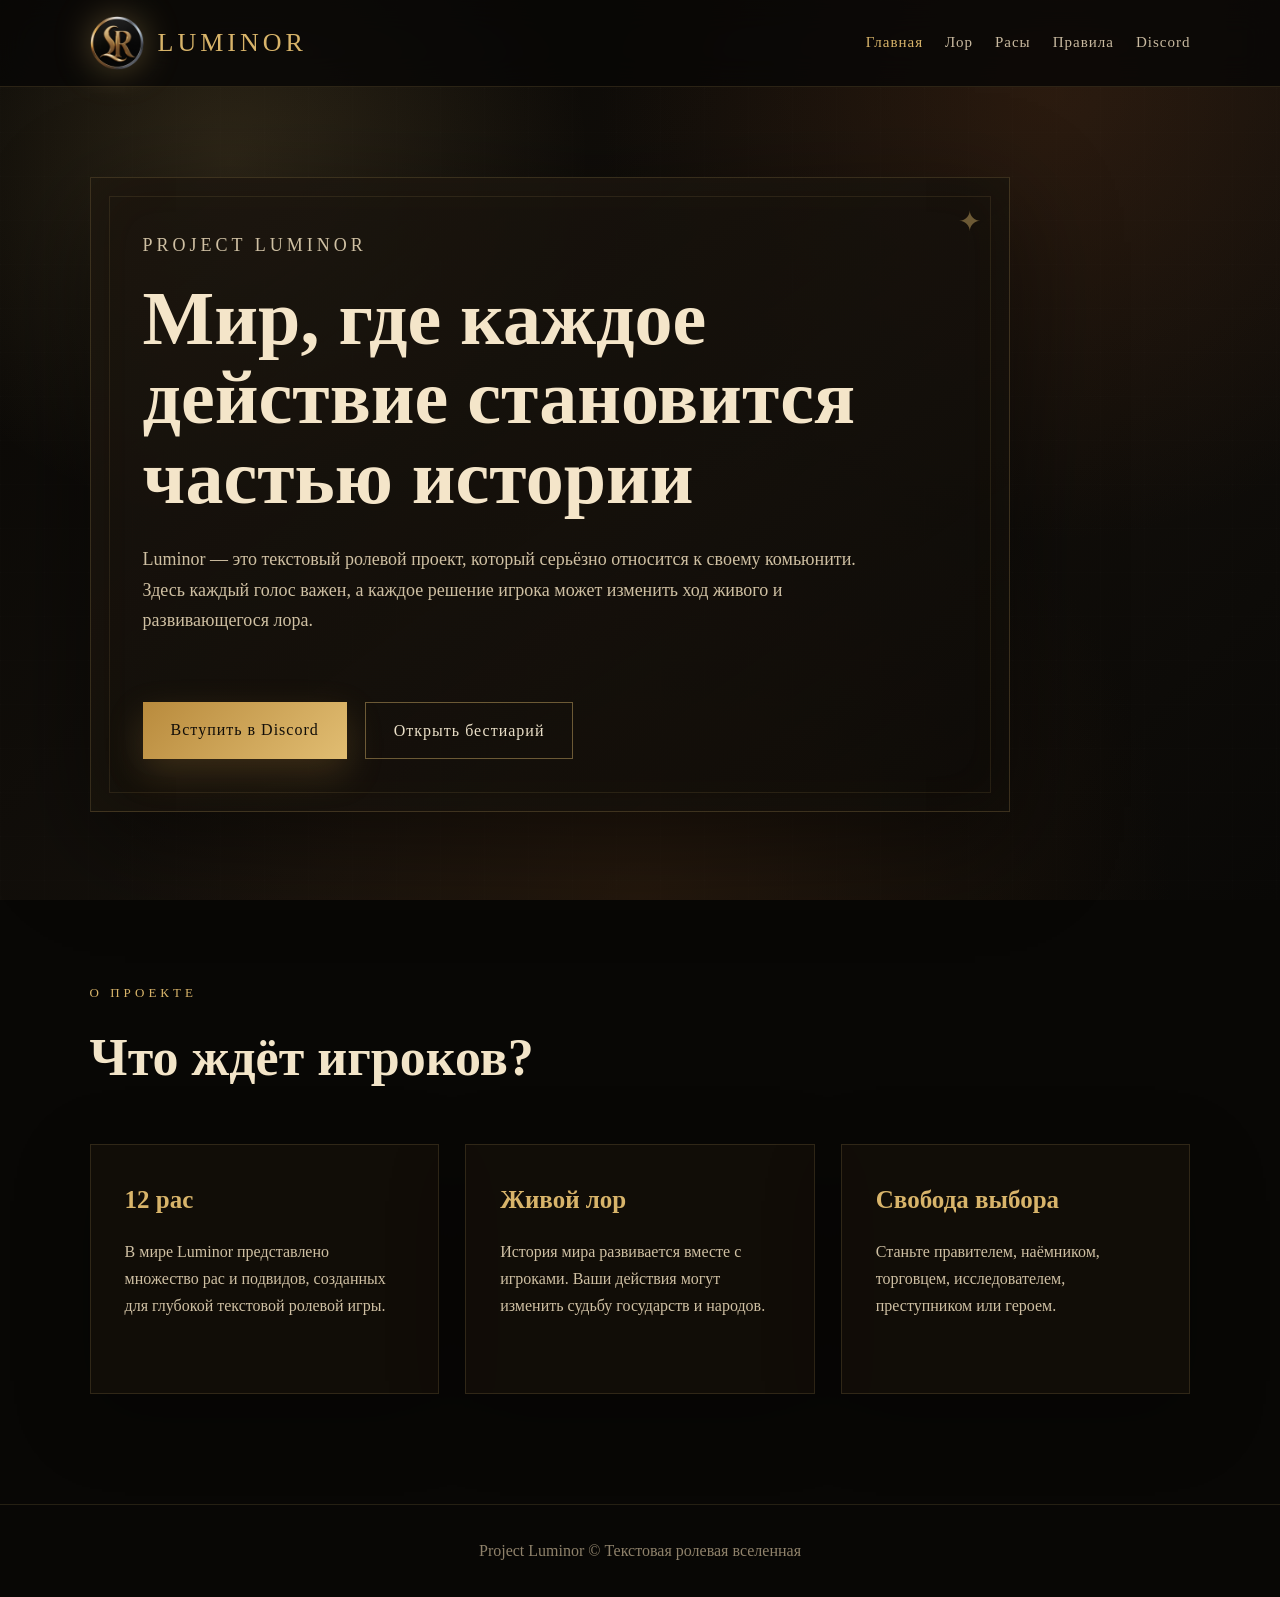
<file: index.html>
<!DOCTYPE html>
<html lang="ru">
<head>
  <meta charset="UTF-8">
  <meta name="viewport" content="width=device-width, initial-scale=1.0">
  <title>Luminor — Главная</title>
  <link rel="stylesheet" href="css/style.css">
</head>
<body>

<header class="site-header">
  <nav class="navbar">

    <a href="index.html" class="logo">
      <img src="images/logo-luminor.png" alt="Luminor">
      <span>Luminor</span>
    </a>

    <!-- ВОТ ТУТ БЫЛА ПРОБЛЕМА -->
    <div class="nav-links">
      <a class="active-link" href="index.html">Главная</a>
      <a href="lore.html">Лор</a>
      <a href="races.html">Расы</a>
      <a href="rules.html">Правила</a>
      <a href="https://discord.com/invite/6WYuSZjRfk" target="_blank">Discord</a>
    </div>

  </nav>
</header>

<main>

  <section class="hero">
    <div class="hero-card reveal">
      <p class="eyebrow">Project Luminor</p>

      <h1>Мир, где каждое действие становится частью истории</h1>

      <p>
        Luminor — это текстовый ролевой проект, который серьёзно относится
        к своему комьюнити. Здесь каждый голос важен, а каждое решение игрока
        может изменить ход живого и развивающегося лора.
      </p>

      <div class="hero-actions">
        <a class="btn primary" href="https://discord.com/invite/6WYuSZjRfk" target="_blank">
          Вступить в Discord
        </a>

        <a class="btn ghost" href="races.html">
          Открыть бестиарий
        </a>
      </div>
    </div>
  </section>

  <section class="section reveal">
    <div class="section-heading">
      <p>О проекте</p>
      <h2>Что ждёт игроков?</h2>
    </div>

    <div class="tile-grid">

      <article class="info-tile">
        <h3>12 рас</h3>
        <p>
          В мире Luminor представлено множество рас и подвидов,
          созданных для глубокой текстовой ролевой игры.
        </p>
      </article>

      <article class="info-tile">
        <h3>Живой лор</h3>
        <p>
          История мира развивается вместе с игроками.
          Ваши действия могут изменить судьбу государств и народов.
        </p>
      </article>

      <article class="info-tile">
        <h3>Свобода выбора</h3>
        <p>
          Станьте правителем, наёмником, торговцем, исследователем,
          преступником или героем.
        </p>
      </article>

    </div>
  </section>

</main>

<footer class="footer">
  <p>Project Luminor © Текстовая ролевая вселенная</p>
</footer>

</body>
</html>
</file>
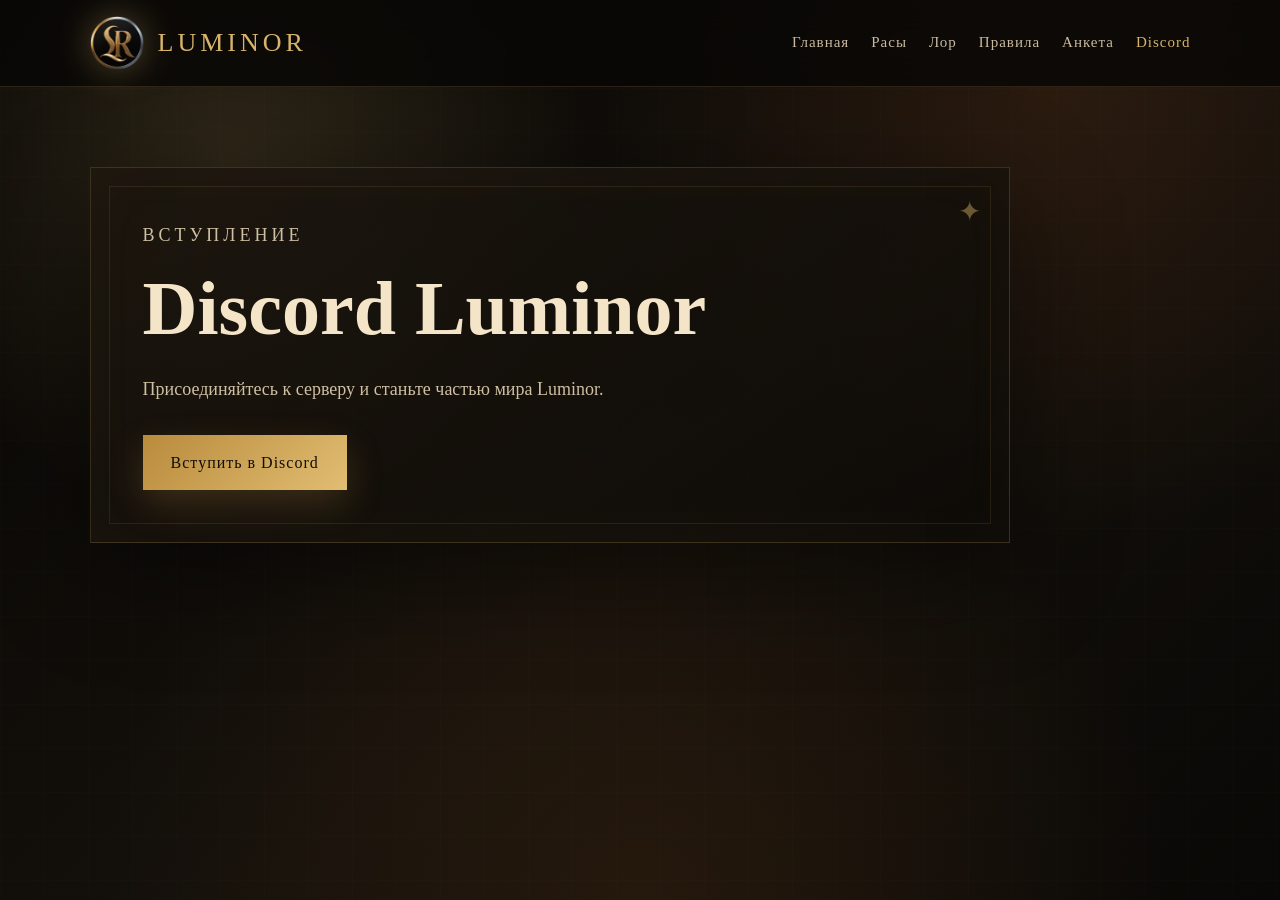
<file: discord.html>
<!DOCTYPE html>
<html lang="ru">
<head>
  <meta charset="UTF-8">
  <title>Luminor — Discord</title>
  <link rel="stylesheet" href="css/style.css">
</head>
<body>
<header class="site-header">
  <nav class="navbar">
    <a href="index.html" class="logo"><img src="images/logo-luminor.png"><span>Luminor</span></a>
    <div class="nav-links">
      <a href="index.html">Главная</a><a href="races.html">Расы</a><a href="lore.html">Лор</a><a href="rules.html">Правила</a><a href="anketa.html">Анкета</a><a class="active-link" href="discord.html">Discord</a>
    </div>
  </nav>
</header>

<main class="empty-page">
  <section class="page-hero reveal">
    <p class="eyebrow">Вступление</p>
    <h1>Discord Luminor</h1>
    <p>Присоединяйтесь к серверу и станьте частью мира Luminor.</p>
    <a class="btn primary" href="https://discord.com/invite/6WYuSZjRfk" target="_blank">Вступить в Discord</a>
  </section>
</main>
</body>
</html>
</file>
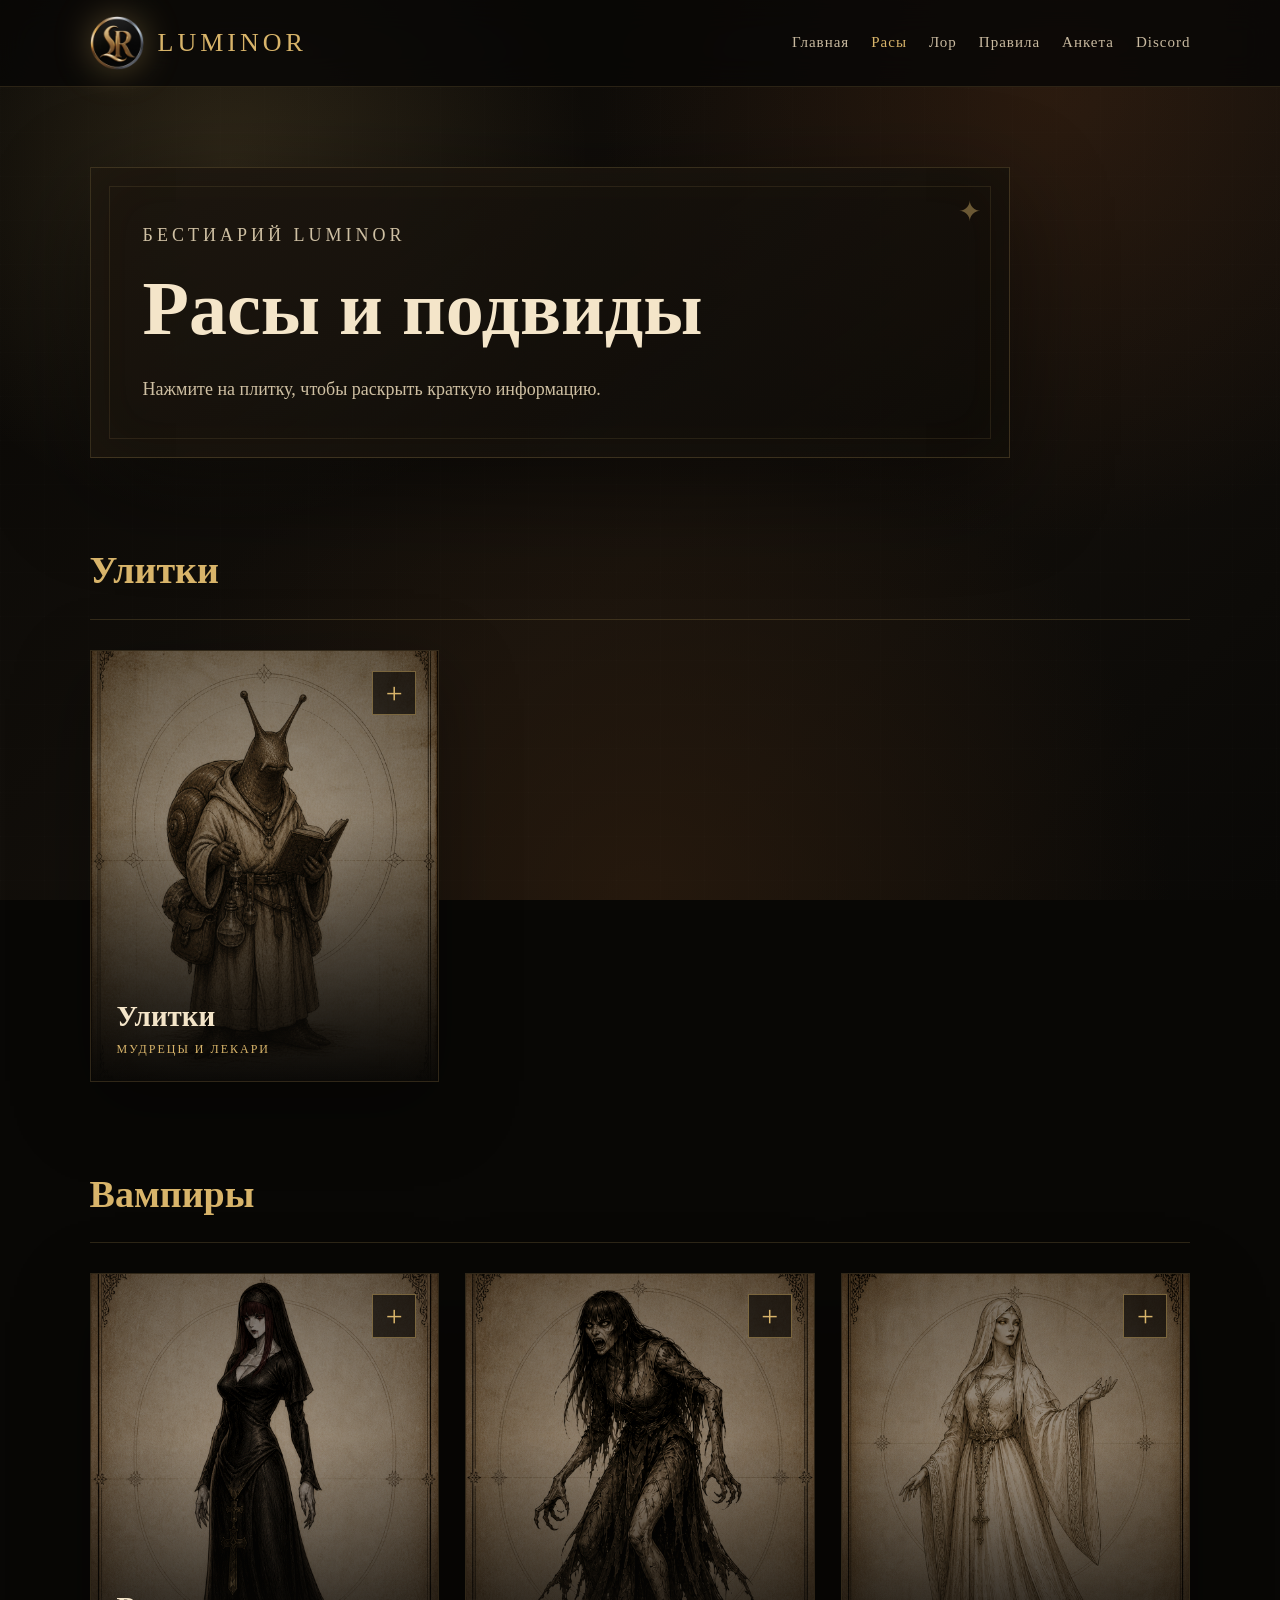
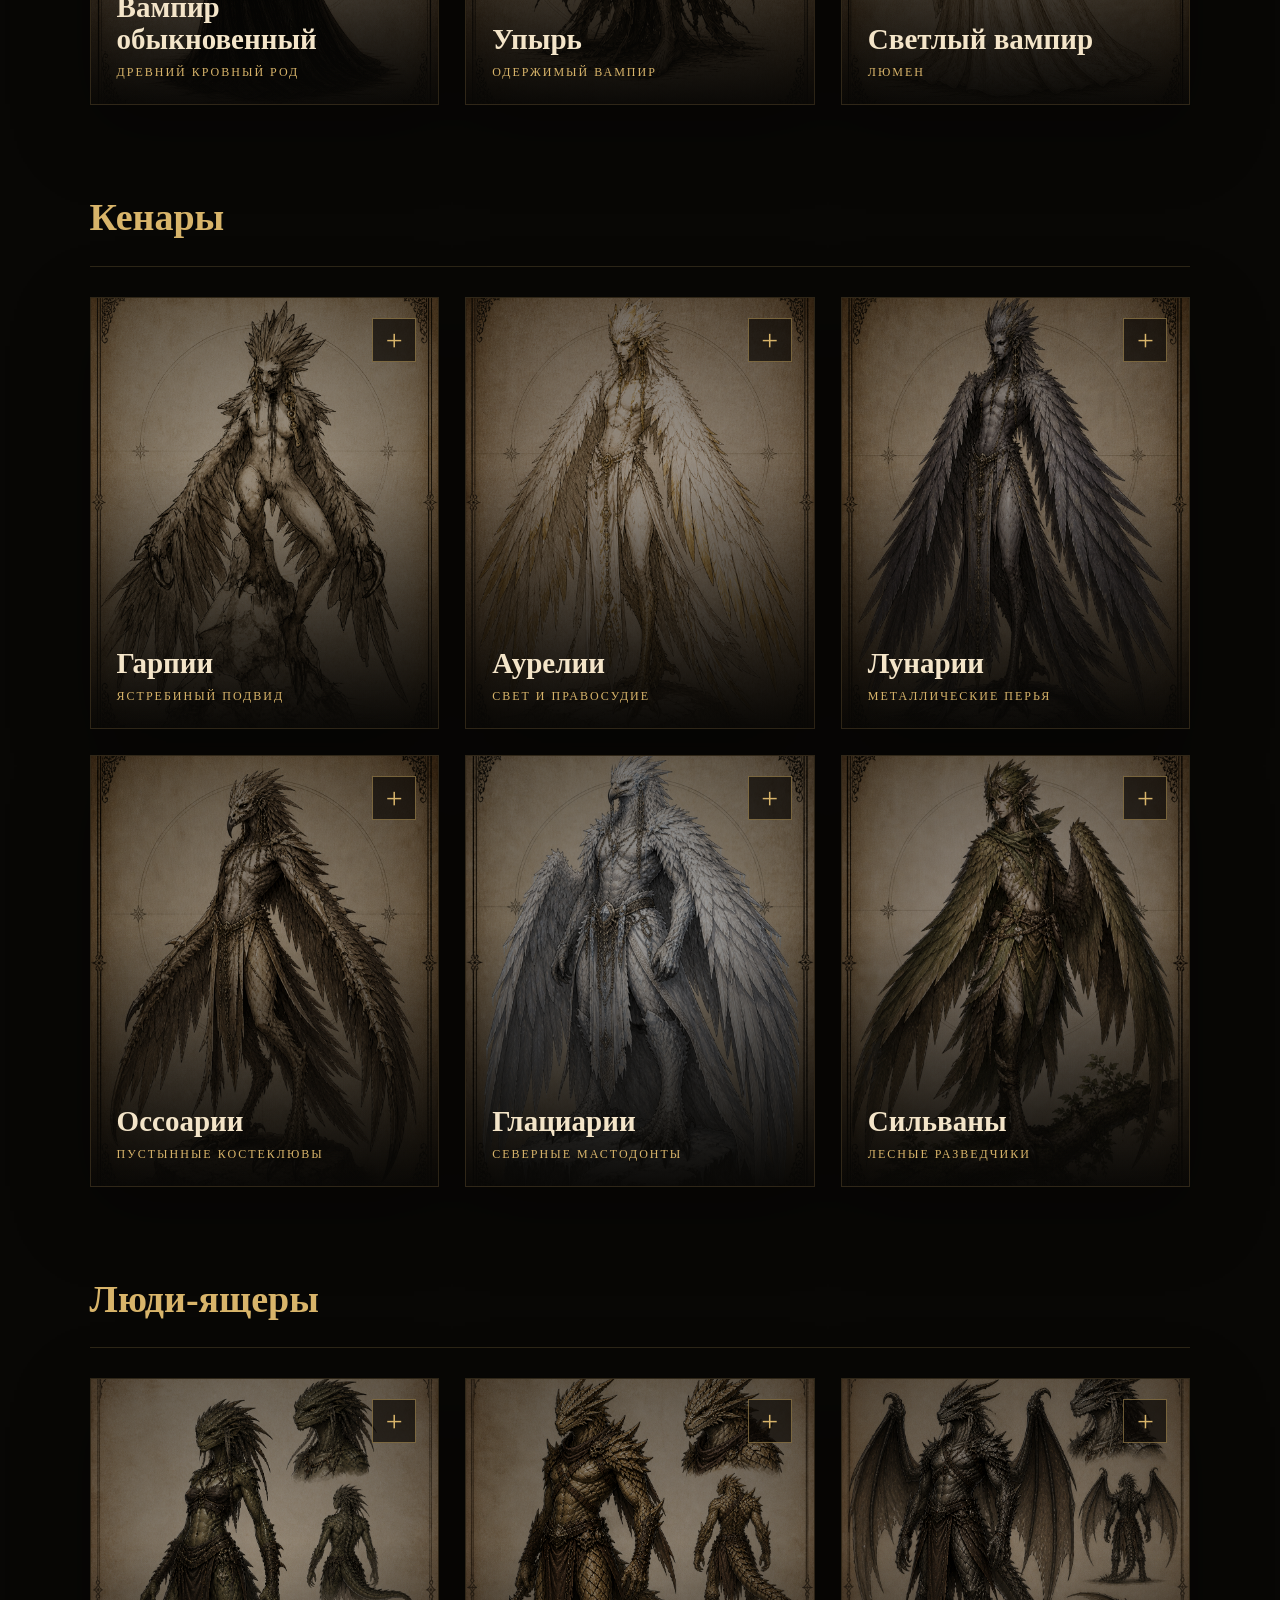
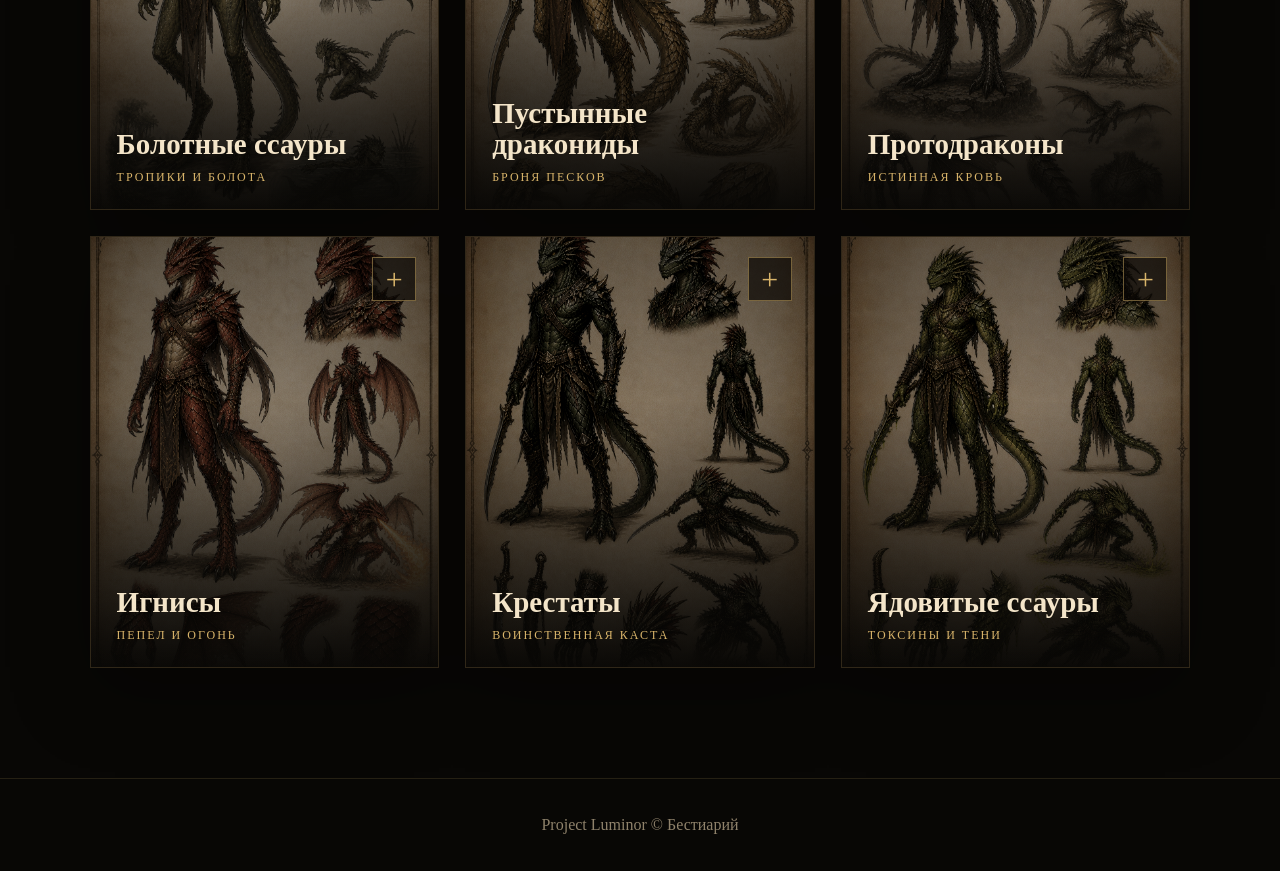
<file: races.html>
<!DOCTYPE html>
<html lang="ru">
<head>
  <meta charset="UTF-8">
  <meta name="viewport" content="width=device-width, initial-scale=1.0">
  <title>Luminor — Расы</title>
  <link rel="stylesheet" href="css/style.css">
</head>
<body>

<header class="site-header">
  <nav class="navbar">
    <a href="index.html" class="logo">
      <img src="images/logo-luminor.png" alt="Luminor">
      <span>Luminor</span>
    </a>

    <div class="nav-links">
      <a href="index.html">Главная</a>
      <a class="active-link" href="races.html">Расы</a>
      <a href="lore.html">Лор</a>
      <a href="rules.html">Правила</a>
      <a href="anketa.html">Анкета</a>
      <a href="discord.html">Discord</a>
    </div>
  </nav>
</header>

<main class="races-page">

  <section class="page-hero reveal">
    <p class="eyebrow">Бестиарий Luminor</p>
    <h1>Расы и подвиды</h1>
    <p>Нажмите на плитку, чтобы раскрыть краткую информацию.</p>
  </section>

  <section class="race-category reveal">
    <h2>Улитки</h2>
    <div class="races-grid">

      <article class="race-card">
        <button class="race-preview">
          <img src="images/racu-ulitka.png" alt="Улитки">
          <div class="race-name">
            <h3>Улитки</h3>
            <span>Мудрецы и лекари</span>
          </div>
        </button>
        <div class="race-info">
          <p>Редкий мудрый вид моллюсков. Улитки известны знаниями трав, медицины и истории.</p>
          <ul>
            <li>Рост: 110–125 см</li>
            <li>Возраст: до 420 лет</li>
            <li>Быстрая регенерация</li>
            <li>Повышенная выносливость</li>
          </ul>
        </div>
      </article>

    </div>
  </section>

  <section class="race-category reveal">
    <h2>Вампиры</h2>
    <div class="races-grid">

      <article class="race-card">
        <button class="race-preview">
          <img src="images/racu-vampir-obknovenioy.png" alt="Вампир обыкновенный">
          <div class="race-name">
            <h3>Вампир обыкновенный</h3>
            <span>Древний кровный род</span>
          </div>
        </button>
        <div class="race-info">
          <p>Бледные существа, способные жить тысячелетиями. Нуждаются в крови и уязвимы к свету.</p>
        </div>
      </article>

      <article class="race-card">
        <button class="race-preview">
          <img src="images/racu-vampir-obknoveniy-upir.png" alt="Упырь">
          <div class="race-name">
            <h3>Упырь</h3>
            <span>Одержимый вампир</span>
          </div>
        </button>
        <div class="race-info">
          <p>Безумная и агрессивная форма вампира, потерявшая рассудок из-за голода.</p>
        </div>
      </article>

      <article class="race-card">
        <button class="race-preview">
          <img src="images/racu-vampir-obknoveniy-svetiy.png" alt="Светлый вампир">
          <div class="race-name">
            <h3>Светлый вампир</h3>
            <span>Люмен</span>
          </div>
        </button>
        <div class="race-info">
          <p>Редкий род вампиров, способный адаптироваться к солнечному свету.</p>
        </div>
      </article>

    </div>
  </section>

  <section class="race-category reveal">
    <h2>Кенары</h2>
    <div class="races-grid">

      <article class="race-card"><button class="race-preview"><img src="images/racu-kenaru-garpia.png"><div class="race-name"><h3>Гарпии</h3><span>Ястребиный подвид</span></div></button><div class="race-info"><p>Сильные и быстрые кенары, опасные в воздушном бою.</p></div></article>

      <article class="race-card"><button class="race-preview"><img src="images/racu-kenaru-aurelia.png"><div class="race-name"><h3>Аурелии</h3><span>Свет и правосудие</span></div></button><div class="race-info"><p>Благородные кенары с белым оперением и золотистыми перьями.</p></div></article>

      <article class="race-card"><button class="race-preview"><img src="images/racu-kenaru-lunarii.png"><div class="race-name"><h3>Лунарии</h3><span>Металлические перья</span></div></button><div class="race-info"><p>Пепельно-серые кенары, чьи перья могут становиться острыми как металл.</p></div></article>

      <article class="race-card"><button class="race-preview"><img src="images/racu-kenaru-osuarii.png"><div class="race-name"><h3>Оссоарии</h3><span>Пустынные костеклювы</span></div></button><div class="race-info"><p>Жестокий пустынный подвид с прочным оперением и острым клювом.</p></div></article>

      <article class="race-card"><button class="race-preview"><img src="images/racu-kenaru-glacinarii.png"><div class="race-name"><h3>Глациарии</h3><span>Северные мастодонты</span></div></button><div class="race-info"><p>Крупные, сильные и живучие кенары с белоснежным оперением.</p></div></article>

      <article class="race-card"><button class="race-preview"><img src="images/racu-kenaru-silvany.png"><div class="race-name"><h3>Сильваны</h3><span>Лесные разведчики</span></div></button><div class="race-info"><p>Мелкие лесные кенары, мастера скрытности и бесшумного полёта.</p></div></article>

    </div>
  </section>

  <section class="race-category reveal">
    <h2>Люди-ящеры</h2>
    <div class="races-grid">

      <article class="race-card"><button class="race-preview"><img src="images/racu-yasheri-blotniy-ssayru.png"><div class="race-name"><h3>Болотные ссауры</h3><span>Тропики и болота</span></div></button><div class="race-info"><p>Ловкие рептилоиды, способные дышать под водой и менять цвет кожи.</p></div></article>

      <article class="race-card"><button class="race-preview"><img src="images/racu-yasheri-pustyni-daconid.png"><div class="race-name"><h3>Пустынные дракониды</h3><span>Броня песков</span></div></button><div class="race-info"><p>Тяжело бронированные дракониды с прочной чешуёй и мощным хвостом.</p></div></article>

      <article class="race-card"><button class="race-preview"><img src="images/racu-yasheri-protodracon.png"><div class="race-name"><h3>Протодраконы</h3><span>Истинная кровь</span></div></button><div class="race-info"><p>Почти вымершие чистокровные потомки первородных драконидов.</p></div></article>

      <article class="race-card"><button class="race-preview"><img src="images/racu-yasheri-ignis.png"><div class="race-name"><h3>Игнисы</h3><span>Пепел и огонь</span></div></button><div class="race-info"><p>Полукровные дракониды с красной или пепельной чешуёй.</p></div></article>

      <article class="race-card"><button class="race-preview"><img src="images/racu-yasheri-krestany.png"><div class="race-name"><h3>Крестаты</h3><span>Воинственная каста</span></div></button><div class="race-info"><p>Боевые ящеры с яркими гребнями, костяными наростами и строгой иерархией.</p></div></article>

      <article class="race-card"><button class="race-preview"><img src="images/racu-yasheri-yadovity-ssaury.png"><div class="race-name"><h3>Ядовитые ссауры</h3><span>Токсины и тени</span></div></button><div class="race-info"><p>Стройные ящеры с ядовитой слюной и токсичными выделениями кожи.</p></div></article>

    </div>
  </section>

</main>

<footer class="footer">
  <p>Project Luminor © Бестиарий</p>
</footer>

<script src="js/races.js"></script>
</body>
</html>
</file>
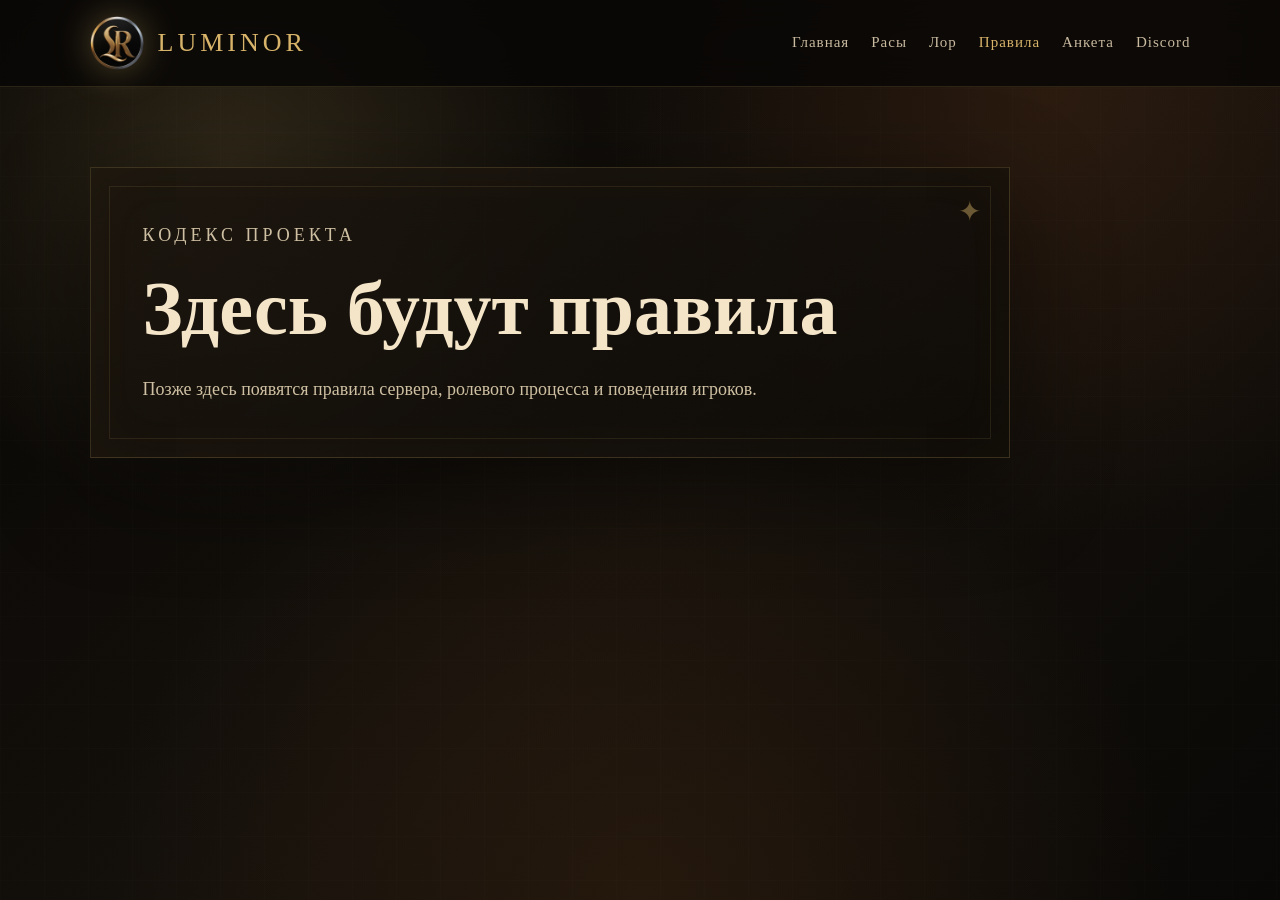
<file: rules.html>
<!DOCTYPE html>
<html lang="ru">
<head>
  <meta charset="UTF-8">
  <title>Luminor — Правила</title>
  <link rel="stylesheet" href="css/style.css">
</head>
<body>
<header class="site-header">
  <nav class="navbar">
    <a href="index.html" class="logo"><img src="images/logo-luminor.png"><span>Luminor</span></a>
    <div class="nav-links">
      <a href="index.html">Главная</a><a href="races.html">Расы</a><a href="lore.html">Лор</a><a class="active-link" href="rules.html">Правила</a><a href="anketa.html">Анкета</a><a href="discord.html">Discord</a>
    </div>
  </nav>
</header>

<main class="empty-page">
  <section class="page-hero reveal">
    <p class="eyebrow">Кодекс проекта</p>
    <h1>Здесь будут правила</h1>
    <p>Позже здесь появятся правила сервера, ролевого процесса и поведения игроков.</p>
  </section>
</main>
</body>
</html>
</file>
<file: css/style.css>
* {
  margin: 0;
  padding: 0;
  box-sizing: border-box;
}

html {
  scroll-behavior: smooth;
}

body {
  min-height: 100vh;
  font-family: Georgia, "Times New Roman", serif;
  color: #eadfc8;
  background: #080705;
  line-height: 1.7;
  overflow-x: hidden;
}

body::before {
  content: "";
  position: fixed;
  inset: 0;
  z-index: -3;
  background:
    radial-gradient(circle at 18% 18%, rgba(216, 180, 106, 0.17), transparent 28%),
    radial-gradient(circle at 82% 10%, rgba(90, 48, 22, 0.32), transparent 34%),
    radial-gradient(circle at 50% 100%, rgba(44, 28, 14, 0.75), transparent 48%),
    linear-gradient(135deg, #080705, #15110c 55%, #090806);
}

body::after {
  content: "";
  position: fixed;
  inset: 0;
  z-index: -2;
  opacity: 0.28;
  pointer-events: none;
  background-image:
    linear-gradient(rgba(255,255,255,0.035) 1px, transparent 1px),
    linear-gradient(90deg, rgba(255,255,255,0.035) 1px, transparent 1px);
  background-size: 44px 44px;
}

/* HEADER */

.site-header {
  position: sticky;
  top: 0;
  z-index: 50;
  padding: 16px 7%;
  background: rgba(8, 7, 5, 0.82);
  backdrop-filter: blur(16px);
  border-bottom: 1px solid rgba(216, 180, 106, 0.16);
}

.navbar {
  display: flex;
  justify-content: space-between;
  align-items: center;
  gap: 28px;
}

.logo {
  display: flex;
  align-items: center;
  gap: 14px;
  text-decoration: none;
}

.logo img {
  width: 54px;
  height: 54px;
  object-fit: contain;
  filter: drop-shadow(0 0 18px rgba(216, 180, 106, 0.35));
}

.logo span {
  color: #d8b46a;
  font-size: 26px;
  letter-spacing: 4px;
  text-transform: uppercase;
}

.nav-links {
  display: flex;
  gap: 22px;
  flex-wrap: wrap;
}

.nav-links a {
  color: #c9baa0;
  text-decoration: none;
  font-size: 15px;
  letter-spacing: 1px;
  position: relative;
  transition: 0.3s;
}

.nav-links a::after {
  content: "";
  position: absolute;
  left: 0;
  bottom: -7px;
  width: 0;
  height: 1px;
  background: #d8b46a;
  transition: 0.3s;
}

.nav-links a:hover,
.active-link {
  color: #d8b46a !important;
}

.nav-links a:hover::after,
.active-link::after {
  width: 100%;
}

/* COMMON */

.eyebrow {
  color: #d8b46a;
  text-transform: uppercase;
  letter-spacing: 4px;
  font-size: 13px;
  margin-bottom: 18px;
}

.reveal {
  animation: reveal 0.9s ease both;
}

@keyframes reveal {
  from {
    opacity: 0;
    transform: translateY(28px);
    filter: blur(8px);
  }
  to {
    opacity: 1;
    transform: translateY(0);
    filter: blur(0);
  }
}

/* HERO */

.hero {
  min-height: calc(100vh - 87px);
  padding: 90px 7%;
  display: flex;
  align-items: center;
}

.hero-card,
.page-hero {
  position: relative;
  max-width: 920px;
  padding: 52px;
  background:
    linear-gradient(145deg, rgba(27, 21, 14, 0.92), rgba(12, 10, 7, 0.76));
  border: 1px solid rgba(216, 180, 106, 0.2);
  box-shadow:
    0 30px 100px rgba(0, 0, 0, 0.48),
    inset 0 0 60px rgba(216, 180, 106, 0.03);
  overflow: hidden;
}

.hero-card::before,
.page-hero::before {
  content: "";
  position: absolute;
  inset: 18px;
  border: 1px solid rgba(216, 180, 106, 0.11);
  pointer-events: none;
}

.hero-card::after,
.page-hero::after {
  content: "✦";
  position: absolute;
  top: 20px;
  right: 28px;
  color: rgba(216, 180, 106, 0.45);
  font-size: 28px;
}

.hero h1,
.page-hero h1 {
  font-size: clamp(42px, 7vw, 76px);
  color: #f4e5c9;
  line-height: 1.05;
  margin-bottom: 26px;
}

.hero p,
.page-hero p {
  color: #cfc0a3;
  font-size: 18px;
  max-width: 760px;
}

.hero-actions {
  display: flex;
  gap: 18px;
  flex-wrap: wrap;
  margin-top: 36px;
}

.btn {
  display: inline-block;
  margin-top: 30px;
  padding: 14px 28px;
  text-decoration: none;
  letter-spacing: 1px;
  transition: 0.35s;
}

.btn.primary {
  background: linear-gradient(135deg, #b98b3d, #e1bd72);
  color: #120e08;
  box-shadow: 0 14px 36px rgba(184, 139, 61, 0.24);
}

.btn.primary:hover {
  transform: translateY(-4px);
  box-shadow: 0 20px 50px rgba(184, 139, 61, 0.35);
}

.btn.ghost {
  color: #eadfc8;
  border: 1px solid rgba(216, 180, 106, 0.45);
}

.btn.ghost:hover {
  color: #d8b46a;
  border-color: #d8b46a;
  transform: translateY(-4px);
}

/* SECTIONS */

.section,
.races-page,
.empty-page {
  padding: 80px 7% 110px;
}

.section-heading {
  max-width: 760px;
  margin-bottom: 42px;
}

.section-heading p {
  color: #d8b46a;
  text-transform: uppercase;
  letter-spacing: 4px;
  font-size: 13px;
  margin-bottom: 10px;
}

.section-heading h2 {
  font-size: clamp(34px, 5vw, 52px);
  color: #f2e4c8;
}

.tile-grid {
  display: grid;
  grid-template-columns: repeat(3, 1fr);
  gap: 26px;
}

.info-tile {
  padding: 34px;
  min-height: 250px;
  background: rgba(19, 14, 9, 0.86);
  border: 1px solid rgba(216, 180, 106, 0.16);
  box-shadow: 0 22px 70px rgba(0, 0, 0, 0.3);
  transition: 0.35s;
}

.info-tile:hover {
  transform: translateY(-8px);
  border-color: rgba(216, 180, 106, 0.42);
}

.info-tile h3 {
  color: #d8b46a;
  font-size: 25px;
  margin-bottom: 16px;
}

.info-tile p {
  color: #cfc0a3;
}

/* RACES */

.race-category {
  margin-top: 80px;
}

.race-category h2 {
  color: #d8b46a;
  font-size: 38px;
  margin-bottom: 30px;
  padding-bottom: 16px;
  border-bottom: 1px solid rgba(216, 180, 106, 0.18);
}

.races-grid {
  display: grid;
  grid-template-columns: repeat(3, 1fr);
  gap: 26px;
  align-items: start;
}

.race-card {
  background: rgba(18, 14, 9, 0.9);
  border: 1px solid rgba(216, 180, 106, 0.16);
  box-shadow: 0 24px 70px rgba(0, 0, 0, 0.35);
  overflow: hidden;
  transition:
    transform 0.45s ease,
    border-color 0.45s ease,
    box-shadow 0.45s ease;
}

.race-card:hover {
  transform: translateY(-8px);
  border-color: rgba(216, 180, 106, 0.45);
  box-shadow: 0 34px 90px rgba(0, 0, 0, 0.45);
}

.race-preview {
  position: relative;
  width: 100%;
  height: 430px;
  border: none;
  cursor: pointer;
  display: block;
  background: #0d0a07;
  overflow: hidden;
  font-family: inherit;
  text-align: left;
}

.race-preview img {
  width: 100%;
  height: 100%;
  object-fit: cover;
  transition: 0.8s ease;
  filter: brightness(0.76) contrast(1.08) saturate(0.9);
}

.race-card:hover img {
  transform: scale(1.08);
  filter: brightness(0.98) contrast(1.15) saturate(1);
}

.race-preview::after {
  content: "";
  position: absolute;
  inset: 0;
  background:
    linear-gradient(to top, rgba(8, 7, 5, 0.96), transparent 62%),
    radial-gradient(circle at center, transparent, rgba(0, 0, 0, 0.42));
}

.race-preview::before {
  content: "+";
  position: absolute;
  top: 20px;
  right: 22px;
  z-index: 3;
  width: 42px;
  height: 42px;
  border: 1px solid rgba(216, 180, 106, 0.48);
  color: #d8b46a;
  display: grid;
  place-items: center;
  font-size: 30px;
  background: rgba(10, 8, 5, 0.7);
  transition: 0.35s;
}

.race-card.active .race-preview::before {
  content: "−";
  transform: rotate(180deg);
}

.race-name {
  position: absolute;
  left: 26px;
  right: 26px;
  bottom: 24px;
  z-index: 2;
  transition: 0.45s;
}

.race-name h3 {
  color: #f4e5c9;
  font-size: 29px;
  line-height: 1.1;
  margin-bottom: 8px;
}

.race-name span {
  color: #d8b46a;
  text-transform: uppercase;
  letter-spacing: 2px;
  font-size: 12px;
}

.race-info {
  max-height: 0;
  overflow: hidden;
  padding: 0 28px;
  opacity: 0;
  transform: translateY(-18px);
  transition:
    max-height 0.85s ease,
    opacity 0.5s ease,
    transform 0.5s ease,
    padding 0.5s ease;
}

.race-info p,
.race-info li {
  color: #cfc0a3;
  font-size: 17px;
}

.race-info ul {
  padding-left: 20px;
  margin-top: 14px;
}

.race-card.active {
  grid-column: span 2;
  border-color: rgba(216, 180, 106, 0.62);
}

.race-card.active .race-preview {
  height: 560px;
}

.race-card.active .race-info {
  max-height: 720px;
  opacity: 1;
  transform: translateY(0);
  padding: 30px 28px 36px;
}

.race-card.active img {
  filter: brightness(1) contrast(1.15);
}

/* FOOTER */

.footer {
  padding: 32px 7%;
  text-align: center;
  color: #8f826b;
  border-top: 1px solid rgba(216, 180, 106, 0.14);
}

/* ADAPTIVE */

@media (max-width: 1100px) {
  .races-grid,
  .tile-grid {
    grid-template-columns: repeat(2, 1fr);
  }

  .race-card.active {
    grid-column: span 2;
  }
}

@media (max-width: 760px) {
  .navbar {
    flex-direction: column;
    align-items: flex-start;
  }

  .nav-links {
    gap: 14px;
  }

  .logo span {
    font-size: 21px;
  }

  .hero,
  .section,
  .races-page,
  .empty-page {
    padding: 60px 6%;
  }

  .hero-card,
  .page-hero {
    padding: 34px 24px;
  }

  .tile-grid,
  .races-grid {
    grid-template-columns: 1fr;
  }

  .race-card.active {
    grid-column: span 1;
  }

  .race-preview,
  .race-card.active .race-preview {
    height: 390px;
  }

  .race-category h2 {
    font-size: 31px;
  }
}
</file>
